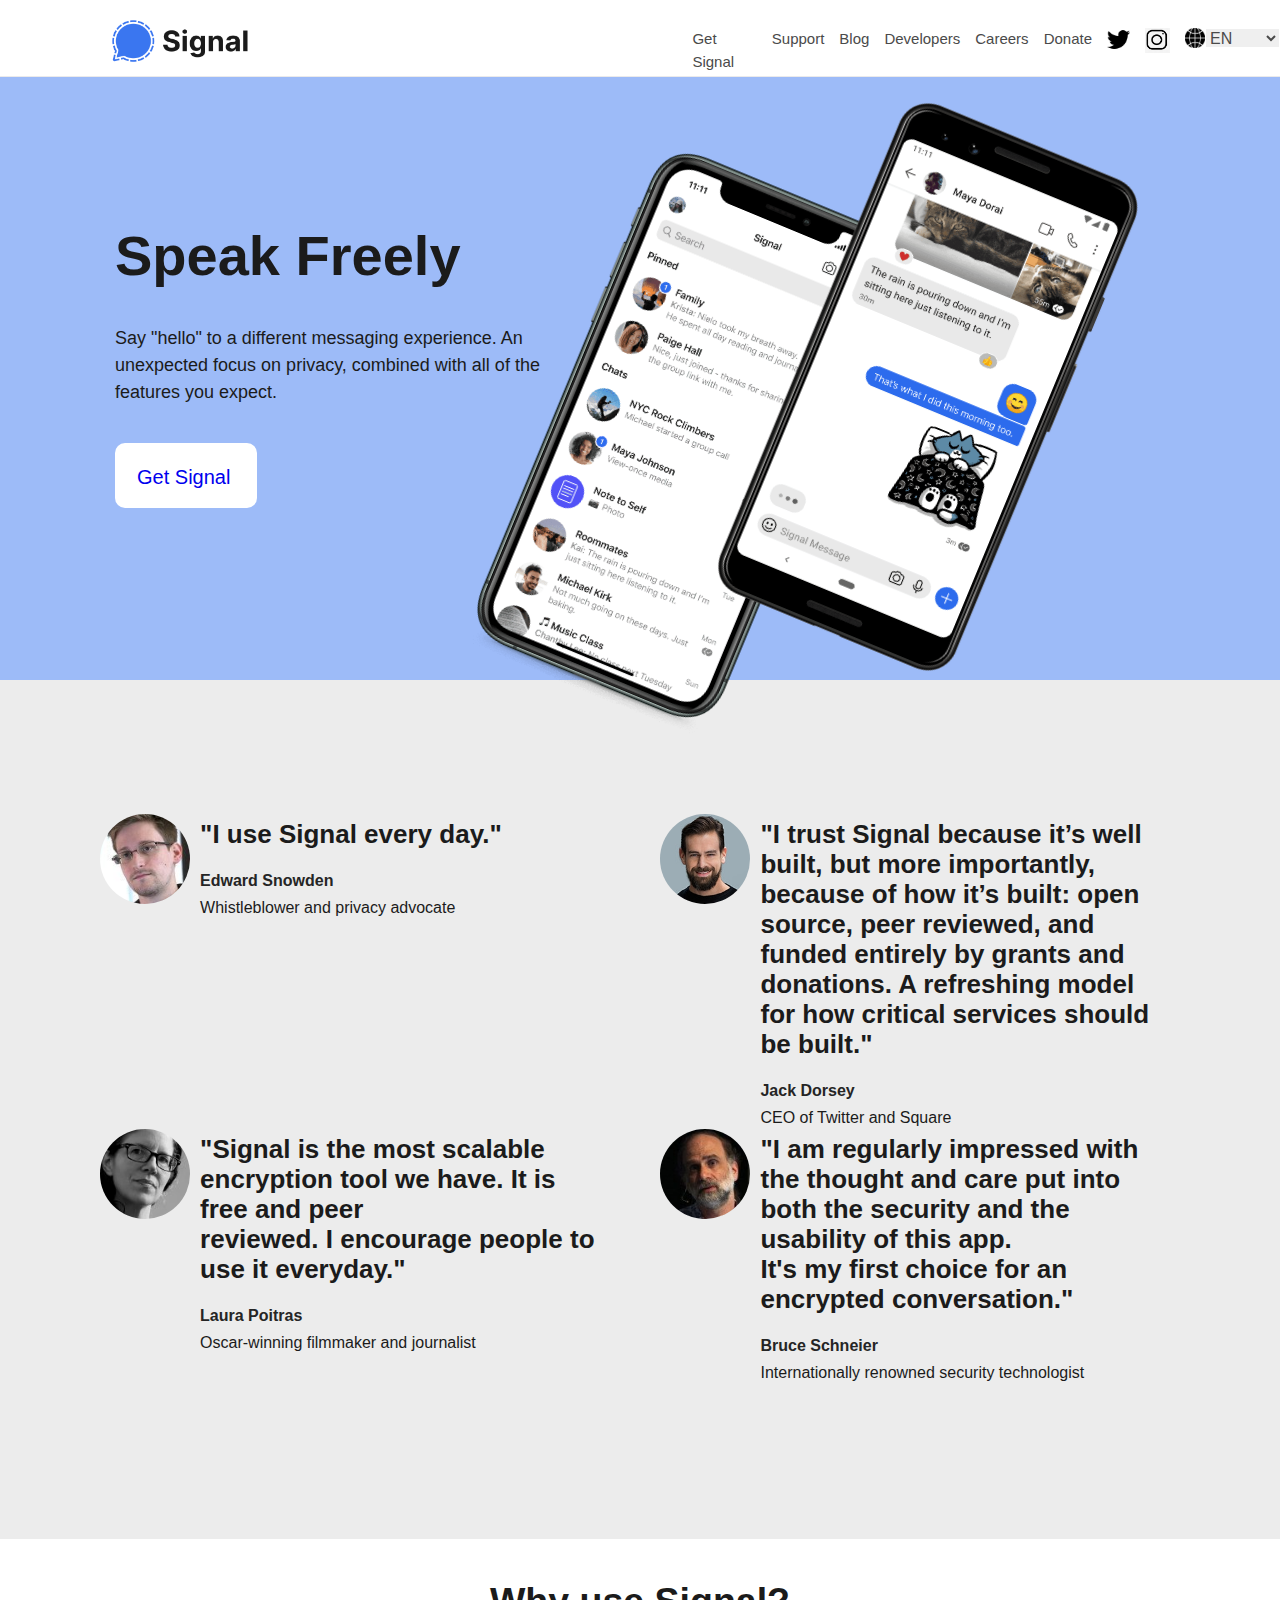
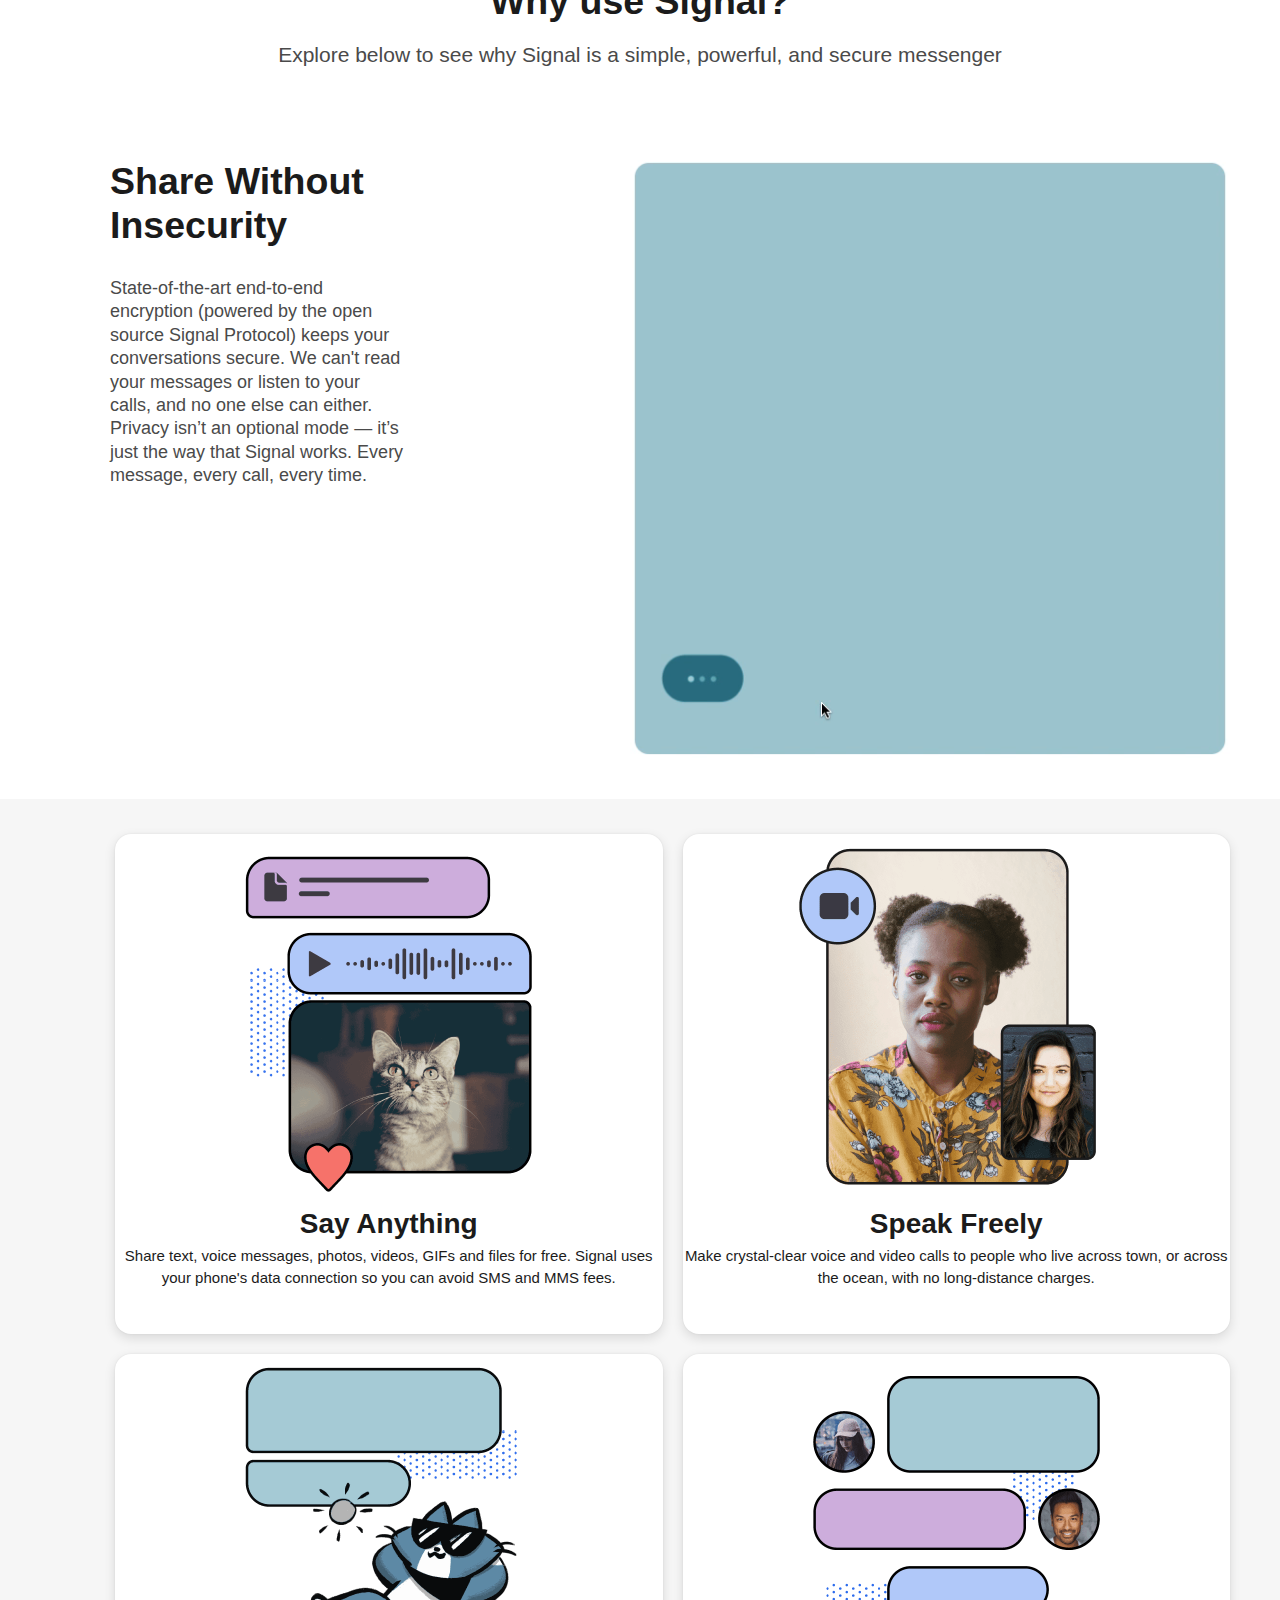
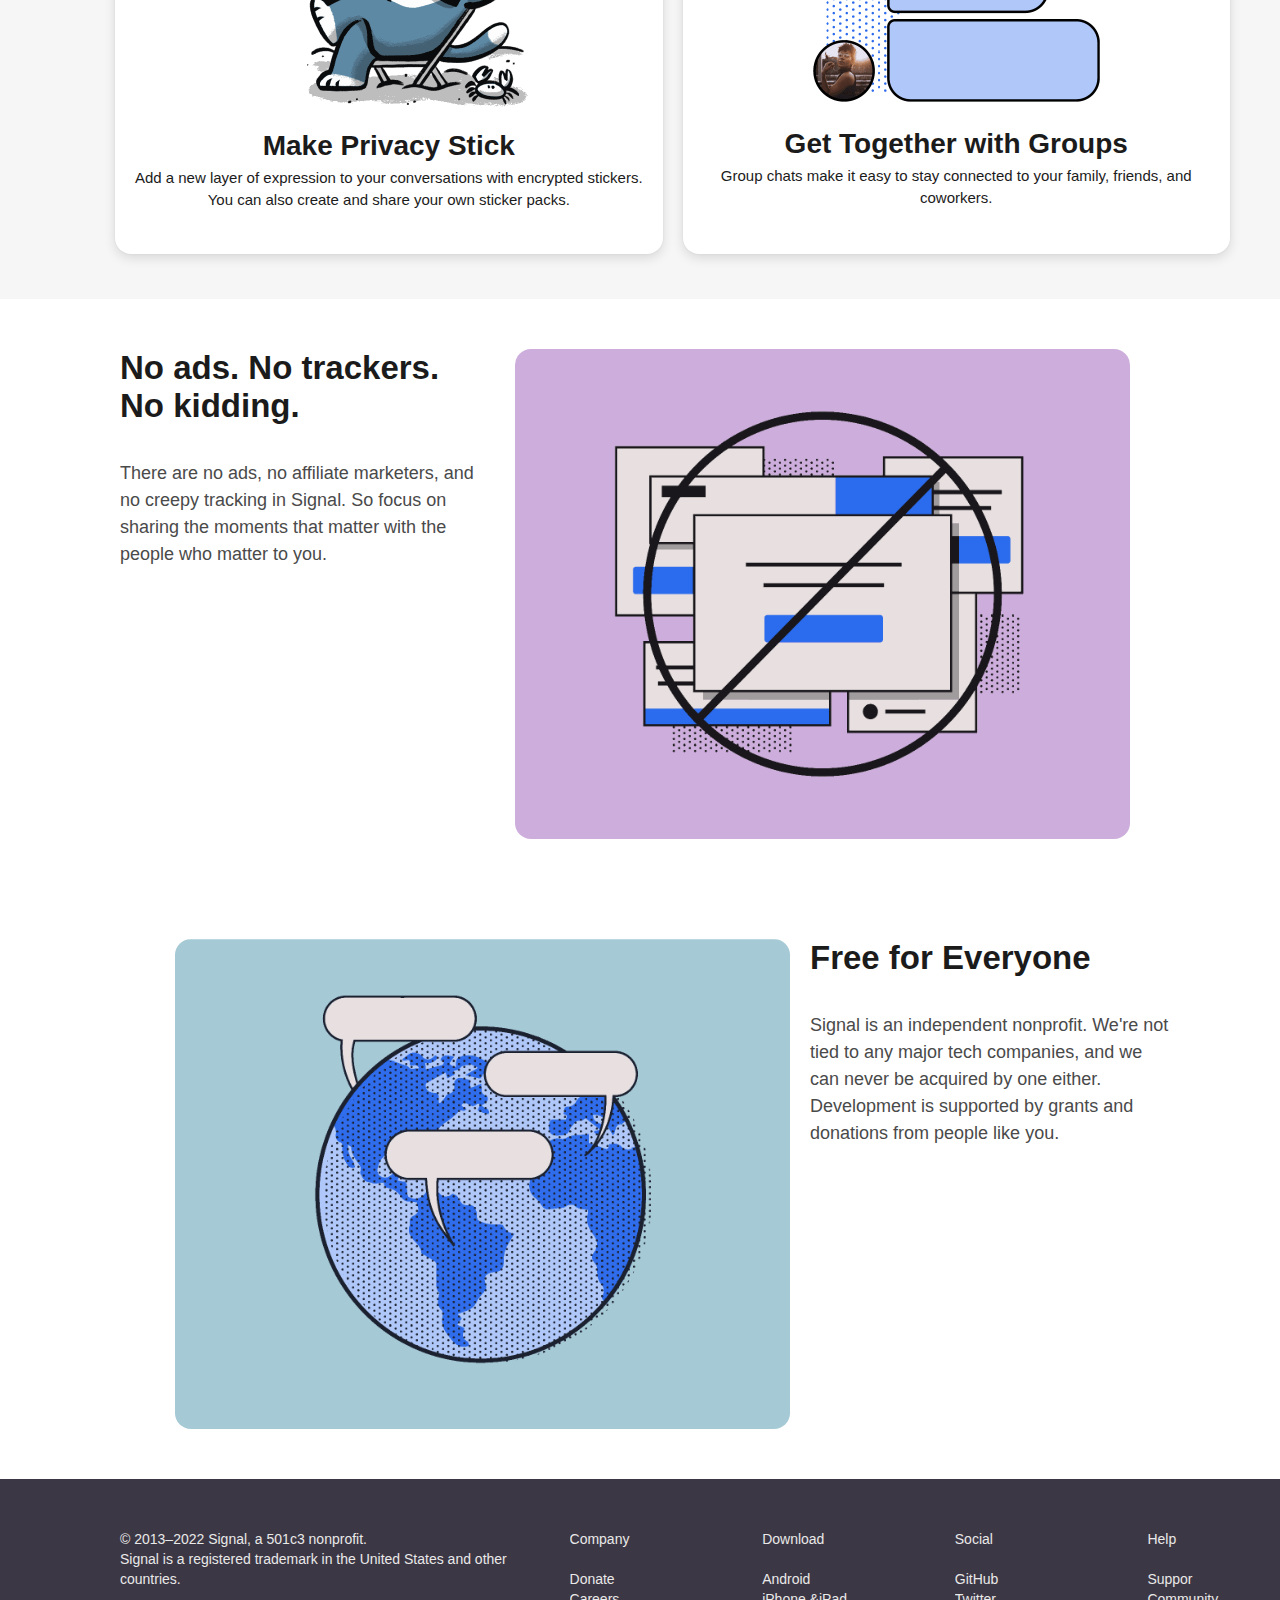
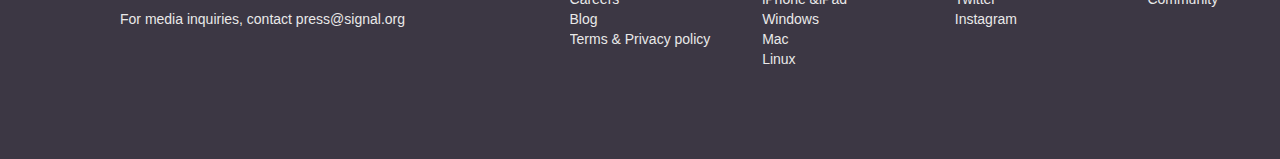
<file: Signal/index.html>
<!DOCTYPE html>
<html>
    <head>
        <link rel="stylesheet" href="design.css" type="text/css">
        <title>Signal >> Home</title>
    </head>
    <body>
        <div class="header">
            <div class="main-header-box">
                <div class="m-h-s1">
                    <img src="images/signal-logo.png" width="140px" height="46px">
                </div>
                <div class="m-h-s2"><p></p></div>
                <div class="m-h-s3"><p>Get Signal</p></div>
                <div class="m-h-s3"><p>Support</p></div>
                <div class="m-h-s3"><p>Blog</p></div>
                <div class="m-h-s3"><p>Developers</p></div>
                <div class="m-h-s3"><p>Careers</p></div>
                <div class="m-h-s3"><p>Donate</p></div>
                <div class="m-h-s3"><img src="images/twitter-logo.png" width="23px" height="23px"><a href="https://twitter.com/"></a></div>
                <div class="m-h-s3"><img src="images/insta-logo1.jpeg" width="25px" height="25px"></div>
                <div class="m-h-s3"><img src="images/Black-Globe.png" width="20px" height="20px"></div>
                <div class="m-h-s3-language">
                    <select class="m-h-s3-language">
                        <option>EN</option>
                        <option>Afrikaans</option>
                        <option>العربية</op tion>
                        <option>Azərbaycanca</option>
                        <option>Български</option>
                        <option>বাংলা</option>
                        <option>English</option>
                        <option>മലയാളം</option>
                        <option>हिन्दी</option>
                    </select>
                </div>
            </div>
        </div>
        <div class="container1">
            <div class="c-c1">
                <div class="c-c-s1">
                    <div class="c-c-s1-hedding">
                        <h1>Speak Freely</h1>
                    </div>
                    <div class="c-c-s1-content">
                        <p>Say "hello" to a different messaging experience. An unexpected focus on privacy, combined with all of the features you expect.</p>
                    </div>
                    <div class="c-c-s1-button">
                        <div class="c-c-s1-button1">
                            <p> <br> <a class="get-signal button button-white" href="/download/" style="text-decoration: none;"> Get Signal </a></p>
                        </div>
                    </div>
                </div>
                <div class="c-c-s2">
                    <div class="c-c-s2-pic1">
                        <img src="images/iphone-screenshot-light-96ad4bb227af002ce31138a8f30771e6c8fea2ae99db939f7921f93ae6e8a531.png" width="285px" height="550px">
                    </div>
                    <div class="c-c-s2-pic2">
                        <img src="images/pixel-screenshot-light-3f773957fb9e743250d07d7ce63ce68f5d16f6d161913f015425b1d7df9d8bcc.png" width="275px" height="550px">
                    </div>
                </div>

            </div>
        </div>
        <div class="container2">
            <div class="c2-s1-box1">
                <div class="c2-s1-s1">
                    <div class="c2-s-pic">
                        <div class="c2-s-pic-loc">
                            <img src="images/c2-pic1.jpeg" width="90" height="90">
                        </div> 
                    </div>
                    <div class="c2-s-contant">
                        <div class="c2-s-contant-quotes">
                            <h1>"I use Signal every day."</h1>
                        </div>
                        <div class="c2-s-contant-name">
                            <strong>Edward Snowden</strong>
                        </div>
                        <div class="c2-s-contant-position">
                            <p>Whistleblower and privacy advocate</p>
                        </div>
                    </div>
                </div>
                <div class="c2-s1-s1">
                    <div class="c2-s-pic">
                        <div class="c2-s-pic-loc">
                            <img src="images/c2-pic2.jpeg" width="90" height="90">
                        </div> 
                    </div>
                    <div class="c2-s-contant">
                        <div class="c2-s-contant-quotes">
                            <h1>"I trust Signal because it’s well built, but more importantly, because of how it’s built: open source, peer reviewed, and funded entirely by grants and donations. A refreshing model for how critical services should be built."</h1>
                        </div>
                        <div class="c2-s-contant-name">
                            <strong>Jack Dorsey</strong>
                        </div>
                        <div class="c2-s-contant-position">
                            <p>CEO of Twitter and Square</p>
                        </div>
                    </div>
                </div>
            </div>
            <div class="c2-s1-box2">
                <div class="c2-s1-s1">
                    <div class="c2-s-pic">
                        <div class="c2-s-pic-loc">
                            <img src="images/c2-pic3.jpeg" width="90" height="90">
                        </div> 
                    </div>
                    <div class="c2-s-contant">
                        <div class="c2-s-contant-quotes">
                            <h1>"Signal is the most scalable encryption tool we have. It is free and peer<br>reviewed. I encourage people to use it everyday."</h1>
                        </div>
                        <div class="c2-s-contant-name">
                            <strong>Laura Poitras</strong>
                        </div>
                        <div class="c2-s-contant-position">
                            <p>Oscar-winning filmmaker and journalist</p>
                        </div>
                    </div>
                </div>
                <div class="c2-s1-s1">
                    <div class="c2-s-pic">
                        <div class="c2-s-pic-loc">
                            <img src="images/c2-pic4.jpeg" width="90" height="90">
                        </div> 
                    </div>
                    <div class="c2-s-contant">
                        <div class="c2-s-contant-quotes">
                            <h1>"I am regularly impressed with the thought and care put into both the security and the usability of this app.<br>It's my first choice for an encrypted conversation."</h1>
                        </div>
                        <div class="c2-s-contant-name">
                            <strong>Bruce Schneier</strong>
                        </div>
                        <div class="c2-s-contant-position">
                            <p>Internationally renowned security technologist</p>
                        </div>
                    </div>
                </div>
            </div>
        </div>
        <div class="container3">
            <div class="c3-s1">
                <h></h>
            </div>
            <div class="c3-s2">
                <div class="c3-s2-heading">
                    <h2>Why use Signal?</h2>
                </div>
                <div class="c3-s2-content">
                    <p>Explore below to see why Signal is a simple, powerful, and secure messenger</p>
                </div>
            </div>
            <div class="c3-s3">
                <div class="c3-s3-s1">
                    <div class="c3-s3-hed">
                        <h2>Share Without<br>Insecurity</h2>
                    </div>
                    <div class="c3-s3-cont">
                        <p>State-of-the-art end-to-end encryption (powered by the open source Signal Protocol) keeps your conversations secure. We can't read your messages or listen to your calls, and no one else can either. Privacy isn’t an optional mode — it’s just the way that Signal works. Every message, every call, every time.</p>
                    </div>
                </div>
                <div class="c3-s3-s2">
                    <video width="600" height="600" autoplay muted loop>
                        <source src="videos/Screen Recording 2022-07-22 at 11.03.25 PM.mov">
                    </video>
                </div>
            </div>
        </div>
        <div class="container4">
            <div class="c4-s1">
                <div class="c4-s1-s1">
                    <img src="images/con4-pic1.png" width="370" height="370">
                    <div class="c4-s1-s1-hed">Say Anything</div>
                    <div class="c4-s1-s1-cont"><p>Share text, voice messages, photos, videos, GIFs and files for free. Signal uses your phone's data connection so you can avoid SMS and MMS fees.</p></div>
                </div>
                <div class="c4-s1-s2">
                    <img src="images/con4-pic2.png" width="370" height="370">
                    <div class="c4-s1-s1-hed">Speak Freely</div>
                    <div class="c4-s1-s1-cont"><p>Make crystal-clear voice and video calls to people who live across town, or across the ocean, with no long-distance charges.</p></div>
                </div>
            </div>
            <div class="c4-s2">
                <div class="c4-s1-s1">
                    <img src="images/con4-pic3.png" width="370" height="372">
                    <div class="c4-s1-s1-hed">Make Privacy Stick</div>
                    <div class="c4-s1-s1-cont"><p>Add a new layer of expression to your conversations with encrypted stickers.<br>You can also create and share your own sticker packs.</p></div>
                </div>
                <div class="c4-s1-s2">
                    <img src="images/con4-pic4.png" width="370" height="370">
                    <div class="c4-s1-s1-hed">Get Together with Groups</div>
                    <div class="c4-s1-s1-cont"><p>Group chats make it easy to stay connected to your family, friends, and<br>coworkers.</p></div>
                </div>
            </div>
        </div>
        <div class="container5">
            <div class="c5-s1">
                <div class="c5-s1-box1">
                    <div class="c5-s1-heading">
                        <h2>No ads. No trackers. No kidding.</h2>
                    </div>
                    <div class="c5-s1-cont">
                        <p>There are no ads, no affiliate marketers, and no creepy tracking in Signal. So focus on sharing the moments that matter with the people who matter to you.</p>
                    </div>
                </div>
                <div class="c5-s1-box2">
                    <div class="c5-s1-box2-pic">
                        <img src="images/c5-pic1.png" width="615" height="490" style="border-radius: 16px;">
                    </div>
                </div>
            </div>
            <div class="c5-s2">
                <div class="c5-s2-box1">
                    <div class="c5-s2-heading">
                        <h2>Free for Everyone</h2>
                    </div>
                    <div class="c5-s2-cont">
                        <p>Signal is an independent nonprofit. We're not tied to any major tech companies, and we can never be acquired by one either. Development is supported by grants and donations from people like you.</p>
                    </div>
                </div>
                <div class="c5-s1-box2">
                    <div class="c5-s1-box2-pic">
                        <img src="images/c5-pic2.png" width="615" height="490" style="border-radius: 16px;">
                    </div>
                </div>
            </div>
        </div>
        <div class="footer">
            <div class="footer-c1">
                <div class="footer-c1-box1">
                    <p>© 2013–2022 Signal, a 501c3 nonprofit.<br>
                        Signal is a registered trademark in the United States and other countries.
                        <br><br>
                        For media inquiries, contact press@signal.org</p>
                </div>
                <div class="footer-c1-box2">
                    <strong>Company</strong>
                    <ul>
                        <li><br>Donate</li>
                        <li>Careers</li>
                        <li>Blog</li>
                        <li>Terms & Privacy policy</li>
                    </ul>
                </div>
                <div class="footer-c1-box2">
                    <strong>Download</strong>
                    <ul>
                        <li><br>Android</li>
                        <li>iPhone &iPad</li>
                        <li>Windows</li>
                        <li>Mac</li>
                        <li>Linux</li>
                    </ul>
                </div>
                <div class="footer-c1-box2">
                    <strong>Social</strong>
                    <ul>
                        <li><br>GitHub</li>
                        <li>Twitter</li>
                        <li>Instagram</li>
                    </ul>
                </div>
                <div class="footer-c1-box2">
                    <strong>Help</strong>
                    <ul>
                        <li><br>Suppor</li>
                        <li>Community</li>
                    </ul>
                </div>
            </div>
        </div>
    </body>
</html>
</file>
<file: Signal/design.css>
*{
    margin: 0;
    padding: 0;
}
.body{
    font-family: Inter, sans-serif;
}
.header{
    width: 100%;
    height: 58px;
    background-color: #fff;
    position: fixed;
    padding-top: 18px;
    margin-top: -14px;
    border-bottom: 1px solid #ebeaeb;
}
.main-header-box{
    width: 100%;
    height: 60px;
    background-color: transparent;
    display: flex;
    flex-direction: row;
}
.m-h-s1{
    margin-left: 110px;
}
.m-h-s2{
    height: 100%;
    width: 465px;
    background-color: transparent;
}
.m-h-s3{
    color: #4a4a4a;
    line-height: 1.5;
    cursor: pointer;
    text-decoration: none;
    font-family: Inter, sans-serif;
    font-size: 15px;
    font-weight: 400;
    text-size-adjust: 100%;
    margin-top: 10px;
    text-rendering: optimizeLegibility;
    margin-left: 15px;
}
.m-h-s3-language{
    width: 75px;
    height: 20px;
    color: #4a4a4a;
    line-height: 1.5;
    cursor: pointer;
    text-decoration: none;
    font-family: Inter, sans-serif;
    font-size: 16px;
    font-weight: 400;
    text-size-adjust: 100%;
    margin-top: 5px;
    text-rendering: optimizeLegibility;
    border-color: #fff;
}










.container1{
    width: 100%;
    height: 850px;
    background-color: #ECECEC;
    margin-top: 14px;
}
.c-c1{
    width: 100%;
    height: 666px;
    background-color: #9DBBF8;
    color: #1b1b1b;
    max-height: 760px;
    display: flex;
    flex-direction: row;
}
.c-c-s1{
    width: 40%;
    height: 100%;
    background-color: transparent;
    margin-left: 65px;
    margin-top: -25px;
}
.c-c-s2{
    width: 60%;
    height: 100%;
    background-color: transparent;
    display: flex;
    flex-direction: row;
    margin-top: -50px;
}
.c-c-s1-hedding{
    font-size: 28px;
    font-weight: 800;
    line-height: 64px;
    text-decoration: none;
    font-family: Inter, sans-serif;
    margin-top: 235px;
    margin-left: 50px;
}
.c-c-s1-content{
    text-decoration: none;
    font-family: Inter, sans-serif;
    margin-top: 37px;
    margin-left: 50px;
    font-size: 18px;
    line-height: 1.5;
}
.c-c-s1-button{
    margin-top: 37px;
    margin-left: 50px;
    background-color: #fff;
    width: 142px;
    height: 65px;
    border-radius: 10px;
}
.c-c-s1-button1{
    margin-left: 22px;
    font-size: 20px;
    font-family: Inter, sans-serif;
    color: #3273dc;
    text-size-adjust: 100%;
}
.c-c-s2-pic1{
    margin-top: 200px;
    margin-left: 10px;
    transform: rotate(22.5deg);
}
.c-c-s2-pic2{
    margin-top: 150px;
    margin-left: -50px;
    transform: rotate(22.5deg);
}










.container2{
    width: 100%;
    height: 600px;
    background-color:#ECECEC ;
}
.c2-s1-box1{
    width: 100%;
    height: 40%;
    background-color: transparent;
    display: flex;
    flex-direction: row;
    margin-top: -105px;
    margin-left: 40px;
}
.c2-s1-box2{
    width: 100%;
    height: 40%;
    background-color: transparent;
    display: flex;
    margin-left: 40px;
    margin-top: 75px;
}
.c2-s1-s1{
    width: 43%;
    height: 100%;
    background-color: transparent;
    display: flex;
    margin-left: 10px;
}
.c2-s-pic{
    width: 20%;
    height: 100%;
    background-color: transparent;
}
.c2-s-pic-loc{
    margin-top: 55px;
    margin-left: 50px;
    border-radius: 100%;
    overflow: hidden;
    width: 90px;
    height: 90px;
}
.c2-s-contant{
    width: 100%;
    height: 100%;
    background-color: transparent;
    margin-left: 20px;
}
.c2-s-contant-quotes{
    margin-top: 60px;
    margin-left: 20px;
    color: #1b1b1b;
    font-size: 13px;
    font-weight: 800;
    line-height: 30px;
    font-family: Inter, sans-serif;
}
.c2-s-contant-name{
    color: #252525;
    line-height: 1.5;
    font-family: Inter, sans-serif;
    font-size: 16px;
    margin-top: 20px;
    margin-left: 20px;
}
.c2-s-contant-position{
    color: #1b1b1b;
    line-height: 1.5;
    font-family: Inter, sans-serif;
    font-size: 16px;
    margin-top: 3px;
    margin-left: 20px;
    font-weight: 100;
}











.container3{
    width: 100%;
    height: 1000px;
    background-color: #fff;
}
.c3-s1{
    width: 100%;
    height: 180px;
    background-color: #ECECEC;
}
.c3-s2{
    width: 100%;
    height: 170px;
    background-color: #fff;
}
.c3-s2-heading{
    width: 100%;
    height: 50%;
    background-color: transparent;
    text-align: center !important;
    font-size: 25px;
    font-weight: 800;
    line-height: 125px;
    color: #1b1b1b;
    font-family: Inter, sans-serif;
}
.c3-s2-content{
    color: #4a4a4a;
    font-size: 21px;
    font-weight: 400;
    line-height: 1.5;
    font-family: Inter, sans-serif;
    text-align: center !important;
    margin-top: 15px;
}
.c3-s3{
    width: 100%;
    height: 700px;
    background-color: transparent;
    display: flex;
    flex-direction: row;
}
.c3-s3-s1{
    width: 25%;
    height: 600px;
    background-color: transparent;
    margin-top: 50px;
    margin-left: 110px;
    margin-right: 25px;
}
.c3-s3-s2{
    width: 50%;
    height: 600px;
    background-color: transparent;
    margin-top: 50px;
    margin-left: 200px;
    margin-right: 50px;
}
.c3-s3-hed{
    color: #1b1b1b;
    font-family: Inter, sans-serif;
    font-size: 25px;
    font-weight: 800;
    line-height: 44px;
}
.c3-s3-cont{
    color: #4a4a4a;
    font-size: 18px;
    font-weight: 400;
    line-height: 1.3;
    font-family: Inter, sans-serif;
    margin-top: 30px;
}









.container4{
    width: 100%;
    height: 1100px;
    background-color:#F6F6F6;
    margin-top: 40px;
}
.c4-s1{
    width: 100%;
    height: 510px;
    background-color: transparent;
    padding-top: 35px;
    display: flex;
    flex-direction: row;
}
.c4-s1-s1{
    width: 595px;
    height: 500px;
    background-color: #FFFFFF;
    margin-left: 115px;
    margin-right: 50px;
    border-radius: 16px;
    box-shadow: 0px 4px 12px rgb(0 0 0 / 12%), 0px 0px 2px rgb(0 0 0 / 8%);
    text-align: center;
}
.c4-s1-s1-hed{
    color: #1b1b1b;
    font-size: 28px;
    font-weight: 800;
    line-height: 32px;
    font-family: Inter, sans-serif;
}
.c4-s1-s1-cont{
    font-size: 15px;
    font-weight: 300;
    line-height: 22px;
    color: #1b1b1b;
    font-family: Inter, sans-serif;
    margin-top: 5px;
}
.c4-s1-s2{
    width: 595px;
    height: 500px;
    background-color: #FFFFFF;
    margin-left: -30px;
    margin-right: 50px;
    border-radius: 16px;
    box-shadow: 0px 4px 12px rgb(0 0 0 / 12%), 0px 0px 2px rgb(0 0 0 / 8%);
    text-align: center;
}
.c4-s2{
    width: 100%;
    height: 530px;
    background-color: transparent;
    padding-top: 35px;
    display: flex;
    flex-direction: row;
    padding-top: 10px;
}














.container5{
    width: 100%;
    height: 1180px;
    background-color: #fff;
}
.c5-s1{
    width: 100%;
    height: 540px;
    background-color: transparent;
    padding-top: 50px;
    display: flex;
    flex-direction: row;
}
.c5-s1-box1{
    width: 370px;
    height: 230px;
    margin-left: 120px;
    background-color: transparent;
}
.c5-s1-heading{
    color: #1b1b1b;
    font-family: Inter, sans-serif;
    font-weight: 400;
    font-size: 22px;
}
.c5-s1-cont{
    color: #4a4a4a;
    font-family: Inter, sans-serif;
    font-size: 18px;
    margin-top: 35px;
    font-weight: 400;
    line-height: 1.5;
}
.c5-s1-box2{
    width: 615px;
    height: 490px;
    background-color: transparent;
    margin-left: 25px;
}
.c5-s2{
    width: 100%;
    height: 540px;
    background-color: #fff;
    padding-top: 50px;
    display: flex;
    flex-direction: row-reverse;
}
.c5-s2-heading{
    color: #1b1b1b;
    font-family: Inter, sans-serif;
    font-weight: 400;
    font-size: 22px;
    margin-left: -100px;
}
.c5-s2-cont{
    color: #4a4a4a;
    font-family: Inter, sans-serif;
    font-size: 18px;
    margin-top: 35px;
    font-weight: 400;
    line-height: 1.5;
    margin-left: -100px;
    width: 360px;
}
.c5-s2-box1{
    width: 370px;
    height: 230px;
    margin-left: 120px;
    background-color: transparent;
}












.footer{
    width: 100%;
    height: 230px;
    background-color: #3C3744;
    color: #E9E9E9;
    font-size: 16px;
    line-height: 22px;
    padding-top: 50px;
    padding-left: 120px;

}
.footer-c1{
    width: 1220px;
    height: 150px;
    background-color: aqua;
    display: flex;
    flex-direction: row;
}
.footer-c1-box1{
    width: 420px;
    height: 100%;
    background-color: #3C3744;
    color: #E9E9E9;
    font-size: 14px;
    line-height: 20px;
    font-family: Inter, sans-serif;
    font-weight: 300;
    padding-right: 45px;
}
.footer-c1-box2{
    width: 200px;
    height: 100%;
    background-color: #3C3744;
    font-family: Inter, sans-serif;
    color: #E9E9E9;
    font-size: 14px;
    line-height: 20px;
    overflow-x: hidden;
    font-weight: 300;
}
</file>
